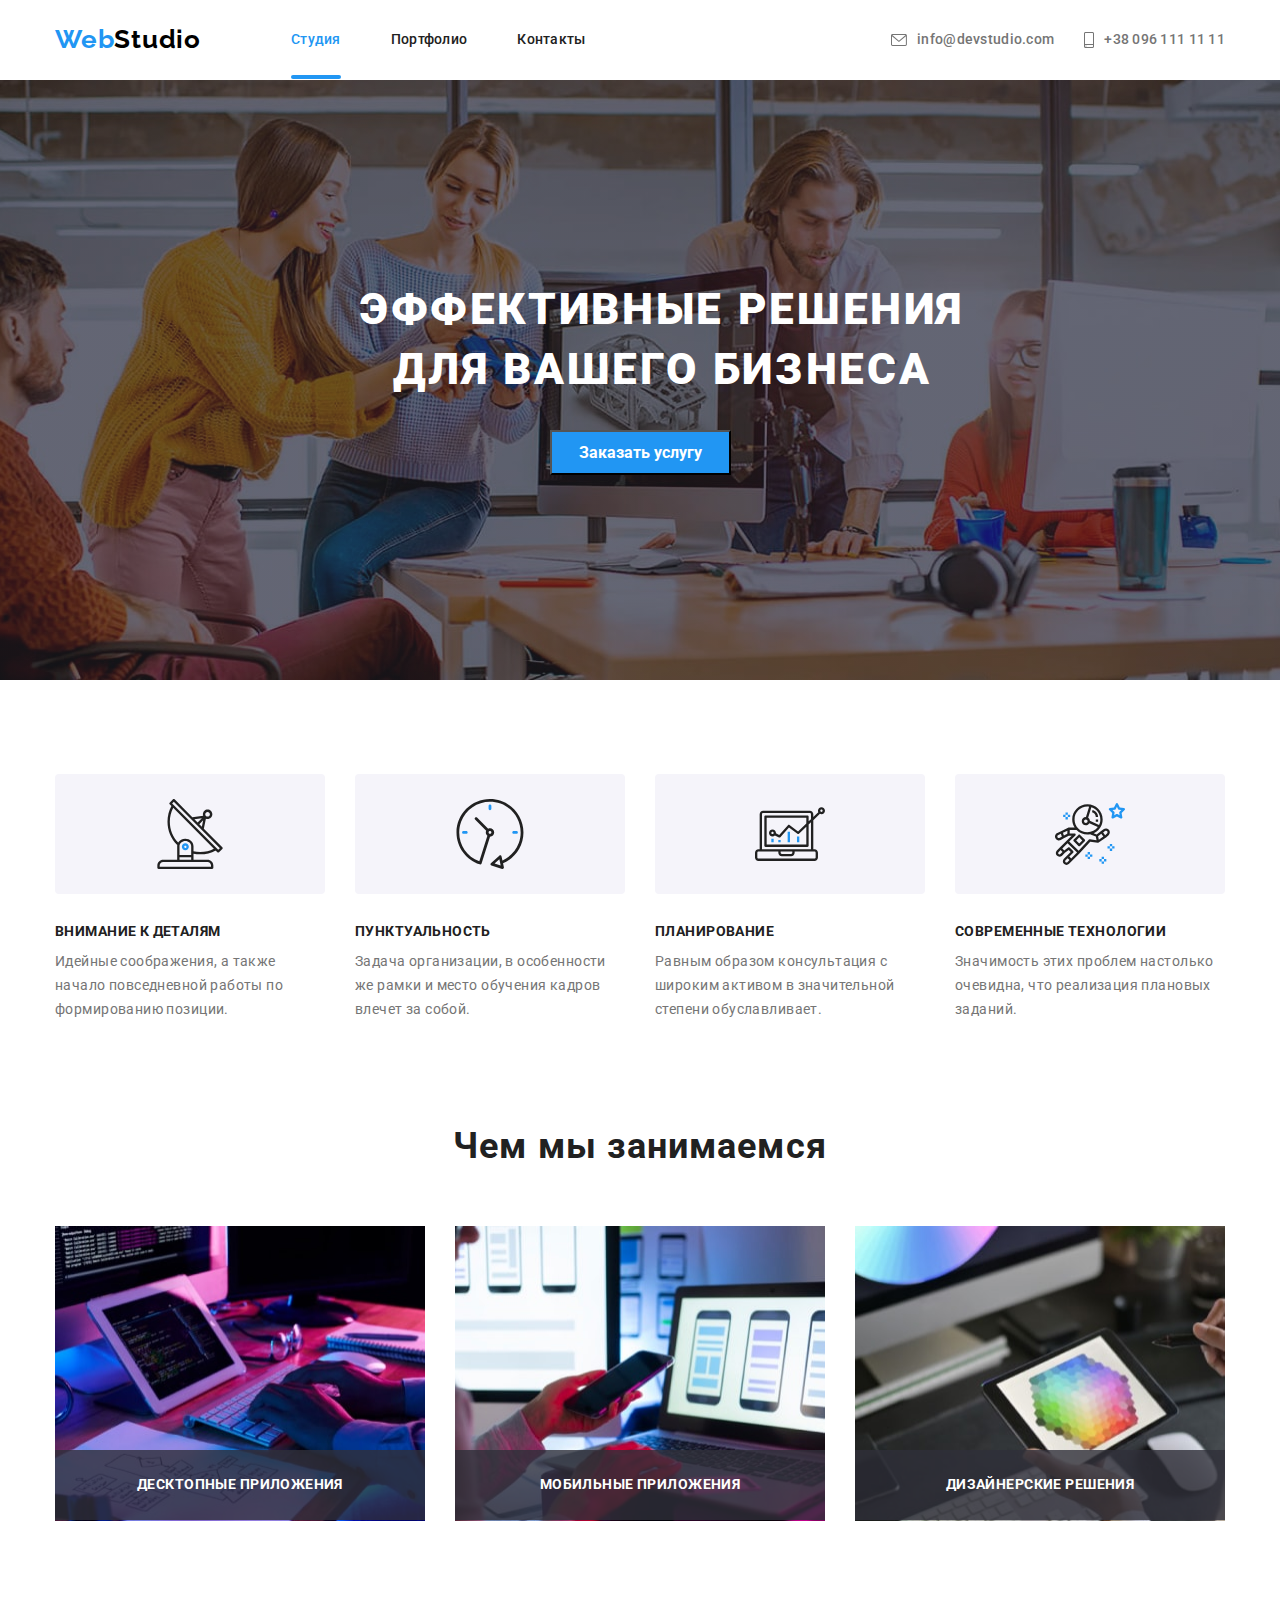
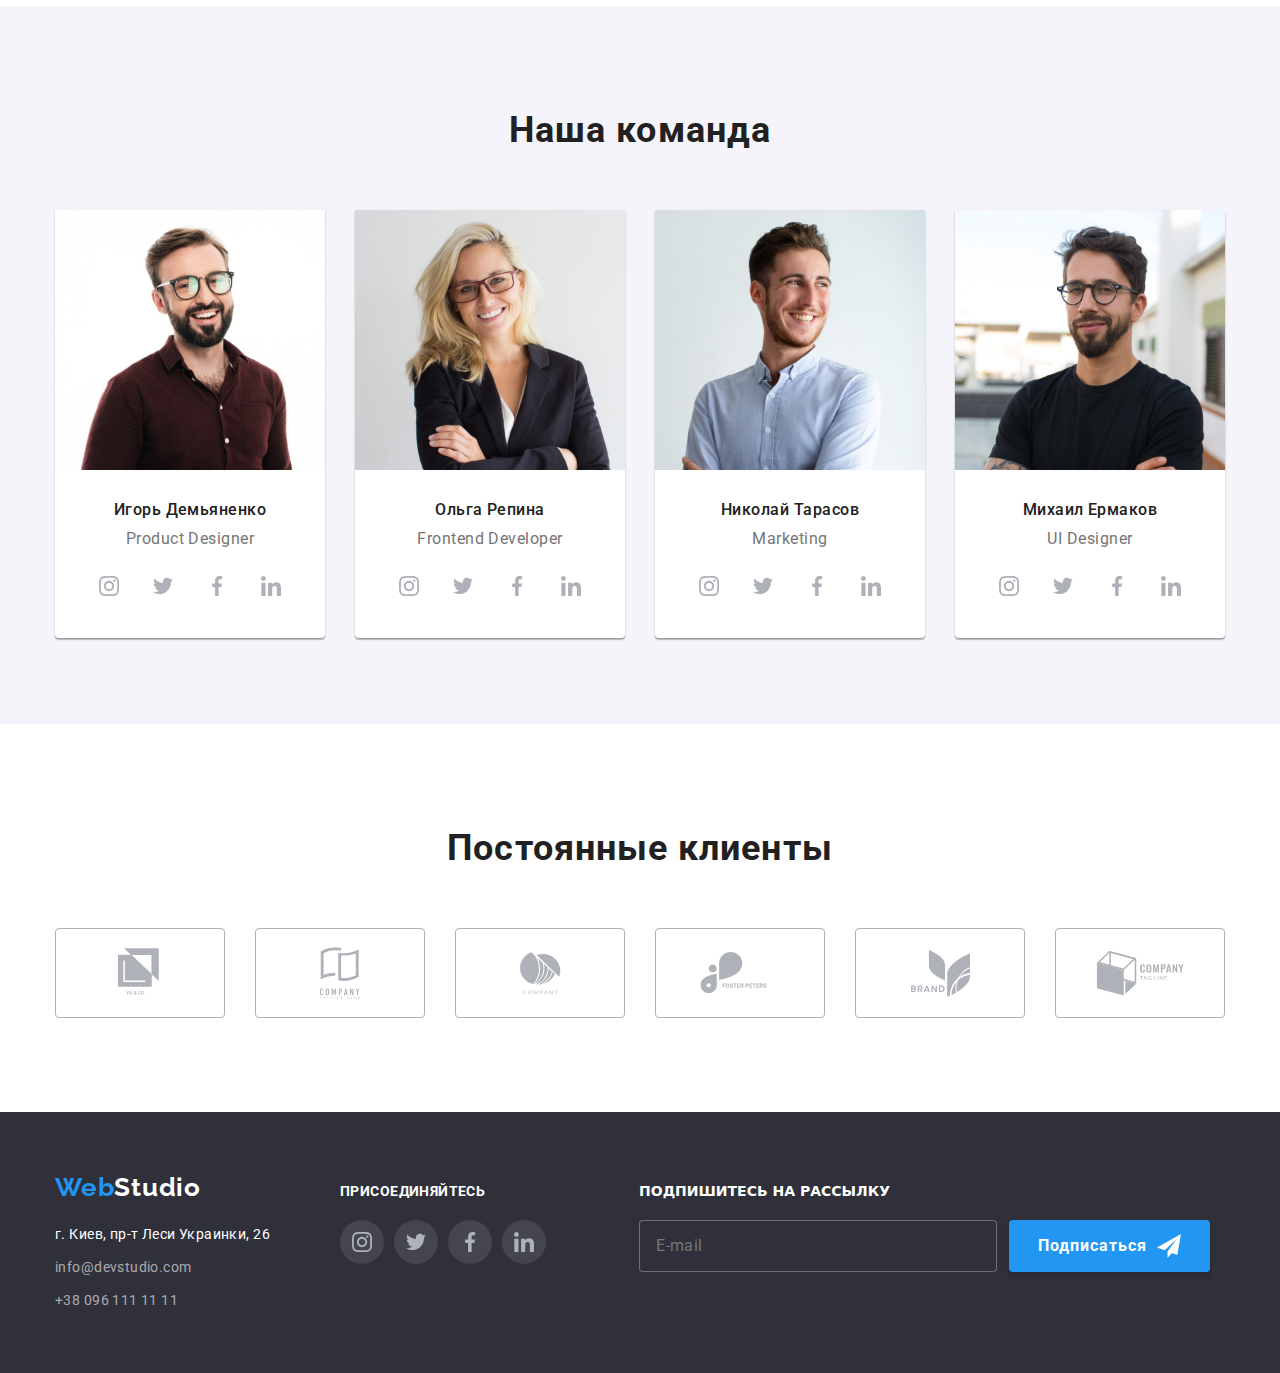
<file: index.html>
<!DOCTYPE html>
<html lang="ru">

<head>
    <meta charset="UTF-8">
    <meta name="viewport" content="width=device-width, initial-scale=1.0">
    <title>WebStudio</title>
    <link rel="preconnect" href="https://fonts.gstatic.com">
    <link href="https://fonts.googleapis.com/css2?family=Raleway:wght@700&family=Roboto:wght@400;500;700;900&display=swap"
        rel="stylesheet">
    <link rel="stylesheet" href="https://cdnjs.cloudflare.com/ajax/libs/modern-normalize/1.0.0/modern-normalize.min.css">
    <link rel="stylesheet" href="css/style.css">
</head>

<body>
    <header class="header">
        <div class="container">
            <div class="header-flex">
                <nav class="site-nav">
                    <a class="logo list" lang="en" href="./index.html"> <span class="accent">Web</span>Studio</a>
                    <ul class="site-nav list">
                        <li class="item"><a class="nav-link current list" href="">Студия</a></li>
                        <li class="item"><a class="nav-link list" href="./portfolio.html">Портфолио</a></li>
                        <li class="item"><a class="nav-link list" href="">Контакты</a></li>
                    </ul>
                </nav>
                <address class="adress">
                    <ul class="adress-header list">
                        <li class="item-icon">
                            <a class="adress-mail list" href="mailto:info@devstudio.com">
                                <svg class="icon-envelope">
                                    <use href="./image/sprite.svg#envelope"></use>
                                </svg>
                                info@devstudio.com
                            </a>
                        </li>
                        <li class="item-icon">
                            <a class="adress-tel list" href="tel:+380961111111">
                                <svg class="icon-smartphone">
                                    <use href="./image/sprite.svg#smartphone"></use>
                                </svg>
                                +38 096 111 11 11
                            </a>
                        </li>
                    </ul>
                </address>
            </div>
        </div>
    </header>
    <main>
        <!--Hero-->
        <section class="hero-section">
            <div class="hero-canvas">
                <div class="container">
                    <h1 class="hero-title">Эффективные решения для вашего бизнеса</h1>
                    <button type="button" class="hero-button" data-modal-open>Заказать услугу</button>
                </div>
            </div>
            </section>
                <!--Advantages-->
        <section class="advantages-section">
            <div class="container">
                <h2 class="visually-hidden">Advantages</h2>
                <ul class="advantages list">
                    <li class="item">
                        <div class="frame-icon">
                            <svg class="advantages-icon">
                                <use href="./image/sprite.svg#antenna"></use>
                            </svg>
                        </div>
                        <h3 class="advantages-title">Внимание к деталям</h3>
                        <p class="advantages-description">Идейные соображения, а также начало повседневной работы по
                            формированию позиции.</p>
                    </li>
                    <li class="item">
                        <div class="frame-icon">
                            <svg class="advantages-icon">
                                <use href="./image/sprite.svg#clock"></use>
                            </svg>
                        </div>
                        <h3 class="advantages-title">Пунктуальность</h3>
                        <p class="advantages-description">Задача организации, в особенности же рамки и место обучения кадров
                            влечет за собой.</p>
                    </li>
                    <li class="item">
                        <div class="frame-icon">
                        <svg class="advantages-icon">
                            <use href="./image/sprite.svg#diagram"></use>
                        </svg>
                        </div>
                        <h3 class="advantages-title">Планирование</h3>
                        <p class="advantages-description">Равным образом консультация с широким активом в значительной степени
                            обуславливает.</p>
                    </li>
                    <li class="item">
                        <div class="frame-icon">
                        <svg class="advantages-icon">
                            <use href="./image/sprite.svg#astronaut"></use>
                        </svg>
                        </div>
                        <h3 class="advantages-title">Современные технологии</h3>
                        <p class="advantages-description">Значимость этих проблем настолько очевидна, что реализация плановых
                            заданий.</p>
                    </li>
                </ul>
            </div>
        </section>
        <!--Examples-->
        <section class="examples-section">
            <div class="container">
                <h2 class="examples-title">Чем мы занимаемся</h2>
                <ul class="examples list">
                    <li class="item">
                        <img class="examples-foto" src="./image/studia/img-1.jpg" alt="человек набирает разметку сайта"
                            width="370" height="295">
                        <p class="exemples-discription">Десктопные приложения</p>
                    </li>
                    <li class="item">
                        <img class="examples-foto" src="./image/studia/img-2.jpg"
                            alt="человек делает синхронизацию телефона с компьютером" width="370" height="295">
                        <p class="exemples-discription">Мобильные приложения</p>
                    </li>
                    <li class="item">
                        <img class="examples-foto" src="./image/studia/img-3.jpg" alt="человек смотрит на цветовую палитру"
                            width="370" height="295">
                        <p class="exemples-discription">Дизайнерские решения</p>
                    </li>
                </ul>
        </section>
        <!--Team-->
        <section class="team-section">
            <div class="container">
                <h2 class="team-title">Наша команда</h2>
                <ul class="team list">
                    <li class="item-card">
                        <img class="team-foto" src="./image/studia/igor.jpg" alt="Игорь Демьяненко" width="270" height="260">
                        <h3 class="team-name">Игорь Демьяненко</h3>
                        <p class="team-position" lang="en">Product Designer</p>
                        <ul class="social-list list">
                            <li class="social-list-item">
                                <a class="social-list-link" href="">
                                    <svg class="social-list-icon">
                                        <use href="./image/sprite.svg#instagram"></use>
                                    </svg>
                                </a>
                            </li>
                            <li class="social-list-item">
                                <a class="social-list-link" href="">
                                    <svg class="social-list-icon">
                                        <use href="./image/sprite.svg#twitter"></use>
                                    </svg>
                                </a>
                            </li>
                            <li class="social-list-item">
                                <a class="social-list-link" href="">
                                    <svg class="social-list-icon">
                                        <use href="./image/sprite.svg#facebook"></use>
                                    </svg>
                                </a>
                            </li>
                            <li class="social-list-item">
                                <a class="social-list-link" href="">
                                    <svg class="social-list-icon">
                                        <use href="./image/sprite.svg#linkedin"></use>
                                    </svg>
                                </a>
                            </li>
                        </ul>
                    </li>
                    <li class="item-card">
                        <img class="team-foto" src="./image/studia/olga.jpg" alt="Ольга Репина" width="270" height="260">
                        <h3 class="team-name">Ольга Репина</h3>
                        <p class="team-position" lang="en">Frontend Developer</p>
                        <ul class="social-list list">
                            <li class="social-list-item">
                                <a class="social-list-link" href="">
                                    <svg class="social-list-icon">
                                        <use href="./image/sprite.svg#instagram"></use>
                                    </svg>
                                </a>
                            </li>
                            <li class="social-list-item">
                                <a class="social-list-link" href="">
                                    <svg class="social-list-icon">
                                        <use href="./image/sprite.svg#twitter"></use>
                                    </svg>
                                </a>
                            </li>
                            <li class="social-list-item">
                                <a class="social-list-link" href="">
                                    <svg class="social-list-icon">
                                        <use href="./image/sprite.svg#facebook"></use>
                                    </svg>
                                </a>
                            </li>
                            <li class="social-list-item">
                                <a class="social-list-link" href="">
                                    <svg class="social-list-icon">
                                        <use href="./image/sprite.svg#linkedin"></use>
                                    </svg>
                                </a>
                            </li>
                        </ul>
                    </li>
                    <li class="item-card">
                        <img class="team-foto" src="./image/studia/nicolay.jpg" alt="Николай Тарасов" width="270" height="260">
                        <h3 class="team-name">Николай Тарасов</h3>
                        <p class="team-position" lang="en">Marketing</p>
                        <ul class="social-list list">
                            <li class="social-list-item">
                                <a class="social-list-link" href="">
                                    <svg class="social-list-icon">
                                        <use href="./image/sprite.svg#instagram"></use>
                                    </svg>
                                </a>
                            </li>
                            <li class="social-list-item">
                                <a class="social-list-link" href="">
                                    <svg class="social-list-icon">
                                        <use href="./image/sprite.svg#twitter"></use>
                                    </svg>
                                </a>
                            </li>
                            <li class="social-list-item">
                                <a class="social-list-link" href="">
                                    <svg class="social-list-icon">
                                        <use href="./image/sprite.svg#facebook"></use>
                                    </svg>
                                </a>
                            </li>
                            <li class="social-list-item">
                                <a class="social-list-link" href="">
                                    <svg class="social-list-icon">
                                        <use href="./image/sprite.svg#linkedin"></use>
                                    </svg>
                                </a>
                            </li>
                        </ul>
                    </li>
                    <li class="item-card">
                        <img class="team-foto" src="./image/studia/mihail.jpg" alt="Михаил Ермаков" width="270" height="260">
                        <h3 class="team-name">Михаил Ермаков</h3>
                        <p class="team-position" lang="en">UI Designer</p>
                        <ul class="social-list list">
                            <li class="social-list-item">
                                <a class="social-list-link" href="">
                                    <svg class="social-list-icon">
                                        <use href="./image/sprite.svg#instagram"></use>
                                    </svg>
                                </a>
                            </li>
                            <li class="social-list-item">
                                <a class="social-list-link" href="">
                                    <svg class="social-list-icon">
                                        <use href="./image/sprite.svg#twitter"></use>
                                    </svg>
                                </a>
                            </li>
                            <li class="social-list-item">
                                <a class="social-list-link" href="">
                                    <svg class="social-list-icon">
                                        <use href="./image/sprite.svg#facebook"></use>
                                    </svg>
                                </a>
                            </li>
                            <li class="social-list-item">
                                <a class="social-list-link" href="">
                                    <svg class="social-list-icon">
                                        <use href="./image/sprite.svg#linkedin"></use>
                                    </svg>
                                </a>
                            </li>
                        </ul>
                    </li>
                </ul>
            </div>
        </section>
        <!--Clients-->
        <section class="clients">
            <div class="container">
                <h2 class="clients-title">Постоянные клиенты</h2>
                <ul class="clients-list list">
                    <li class="clients-item">
                        <a class="clients-link" href="">
                            <svg class="clients-icon" width="45" height="50">
                                <use href="./image/sprite.svg#logo-1"></use>
                            </svg>
                        </a>
                    </li>
                    <li class="clients-item">
                        <a class="clients-link" href="">
                            <svg class="clients-icon" width="40" height="52">
                                <use href="./image/sprite.svg#logo-2"></use>
                            </svg>
                        </a>
                    </li>
                    <li class="clients-item">
                        <a class="clients-link" href="">
                            <svg class="clients-icon" width="41" height="43">
                                <use href="./image/sprite.svg#logo-3"></use>
                            </svg>
                        </a>
                    </li>
                    <li class="clients-item">
                        <a class="clients-link" href="">
                            <svg class="clients-icon" width="80" height="42">
                                <use href="./image/sprite.svg#logo-4"></use>
                            </svg>
                        </a>
                    </li>
                    <li class="clients-item">
                        <a class="clients-link" href="">
                            <svg class="clients-icon" width="59" height="47">
                                <use href="./image/sprite.svg#logo-5"></use>
                            </svg>
                        </a>
                    </li>
                    <li class="clients-item">
                        <a class="clients-link" href="">
                            <svg class="clients-icon" width="89" height="45">
                                <use href="./image/sprite.svg#logo-6"></use>
                            </svg>
                        </a>
                    </li>
                </ul>
            </div>
        </section>
    </main>
    <footer>
        <div class="container">
            <div class="footer-section">
            <div class="footer-adress">
            <a class="logo-footer list" lang="en" href="./index.html"> <span class="accent">Web</span>Studio</a>
            <address class="contact-info">
                <ul class="adress list">
                    <li><a class="adress-location list" href="https://goo.gl/maps/1eTqHgAGGHHQ9JF59">г. Киев, пр-т Леси
                            Украинки, 26</a></li>
                    <li><a class="adress-mail-footer list" href="mailto:info@devstudio.com">info@devstudio.com</a></li>
                    <li><a class="adress-tel-footer list" href="tel:+380961111111">+38 096 111 11 11</a></li>
                </ul>
            </address>
            </div>
            <div class="footer-social-link">
                <p class="social-call">присоединяйтесь</p>
                <ul class="footer-social-list list">
                    <li class="footer-social-list-item">
                        <a class="footer-social-list-link" href="">
                            <svg class="social-list-icon">
                                <use href="./image/sprite.svg#instagram"></use>
                            </svg>
                        </a>
                    </li>
                    <li class="footer-social-list-item">
                        <a class="footer-social-list-link" href="">
                            <svg class="social-list-icon">
                                <use href="./image/sprite.svg#twitter"></use>
                            </svg>
                        </a>
                    </li>
                    <li class="footer-social-list-item">
                        <a class="footer-social-list-link" href="">
                            <svg class="social-list-icon">
                                <use href="./image/sprite.svg#facebook"></use>
                            </svg>
                        </a>
                    </li>
                    <li class="footer-social-list-item">
                        <a class="footer-social-list-link" href="">
                            <svg class="social-list-icon">
                                <use href="./image/sprite.svg#linkedin"></use>
                            </svg>
                        </a>
                    </li>
                </ul>

            </div>
            <div class="footer-form">
                <p class="footer-form-title">Подпишитесь на рассылку</p>
                <form class="form-footer-subscribe">
                    <input type="email" name="email" id="subscription-email" class="e-mail" placeholder="E-mail" autocomplete="off">
                    <button type="submit" class="footer-form-button">Подписаться
                        <svg class="footer-form-icon" width="24px" height="24px">
                  <use href="./image/sprite.svg#send"></use>
                </svg>
                    </button>
                </form>
            </div>
        
        
        </div>
    </footer>
    <div class="backdrop is-hidden" data-modal>
        <div class="modal">
            <form class="modal-form">
                <p class="modal-title">Оставьте свои данные, мы вам перезвоним</p>

                <lable class="form-field">Имя
                    <span class="modal-input-wrapper">
                        <input type="text" class="modal-field-input" name="name">
                        <svg class="modal-input-icon" width="18" height="18">
                            <use href="./image/sprite.svg#person-form"></use>
                        </svg>
                    </span>
                </lable>
                    
                <lable class="form-field">Телефон
                    <span class="modal-input-wrapper">
                        <input type="tel" class="modal-field-input" name="tel">
                        <svg class="modal-input-icon" width="18" height="18">
                            <use href="./image/sprite.svg#phone-form"></use>
                        </svg>
                    </span>
                </lable>

                <lable class="form-field">Почта
                    <span class="modal-input-wrapper">
                        <input type="mail" class="modal-field-input" name="mail">
                        <svg class="modal-input-icon" width="18" height="18">
                            <use href="./image/sprite.svg#email-form"></use>
                        </svg>
                    </span>
                </lable>

                <label class="form-field comment">Комментарий
                    <textarea class="modal-field-comment" name="comment" placeholder="Введите текст"></textarea>
                </label>

                <input id="user-policy" type="checkbox" value="accept-policy" name="policy" class="policy-field visually-hidden">
                <label for="user-policy" class="policy-text">Соглашаюсь с рассылкой и принимаю&nbsp;<a class="policy-link" href="">Условия
                            договора</a>
                    </label>
                
                <button class="form-button" type="submit">Отправить</button>
            </form>
            <button tupe="button" class="close-button" data-modal-close>
                <svg class="icon-close">
                    <use href="./image/sprite.svg#close"></use>
                </svg>
            </button>

        </div>
    </div>
    <script src="./js/modal.js"></script>
  
</body>

</html>
</file>
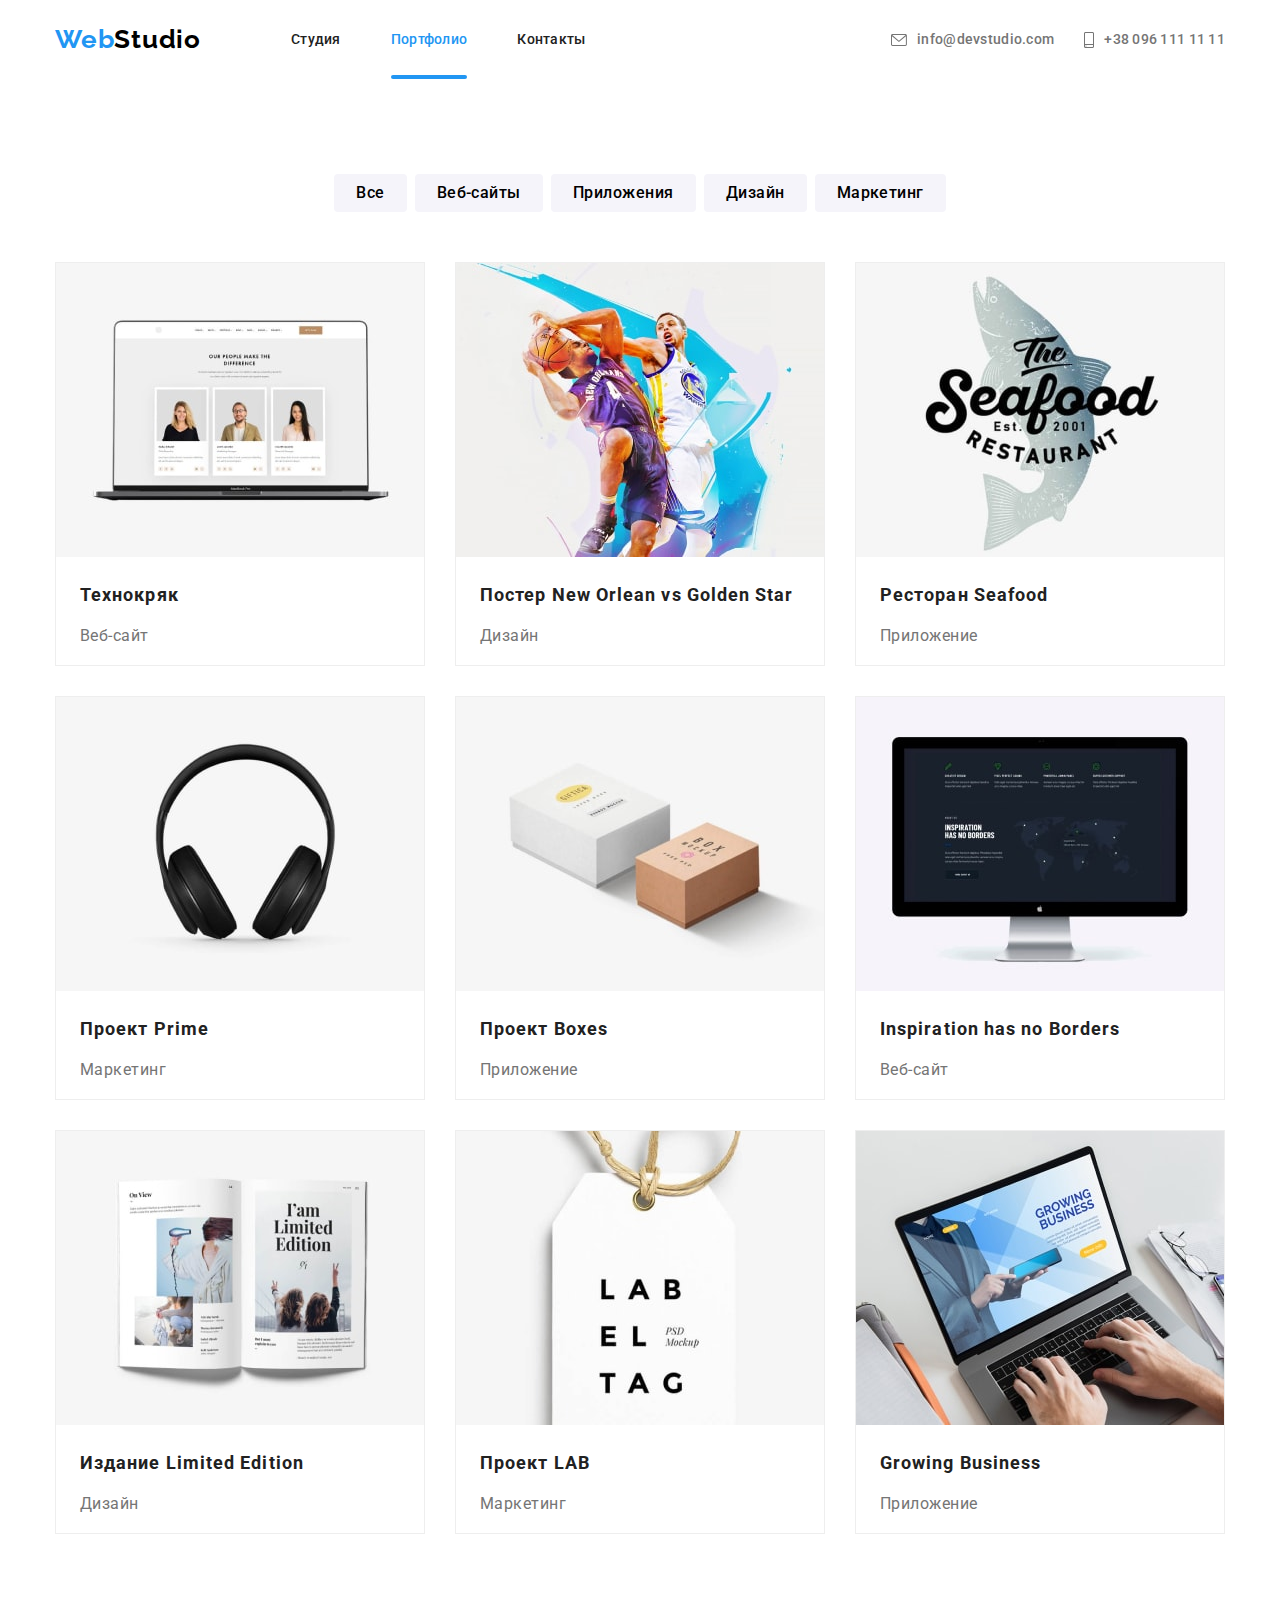
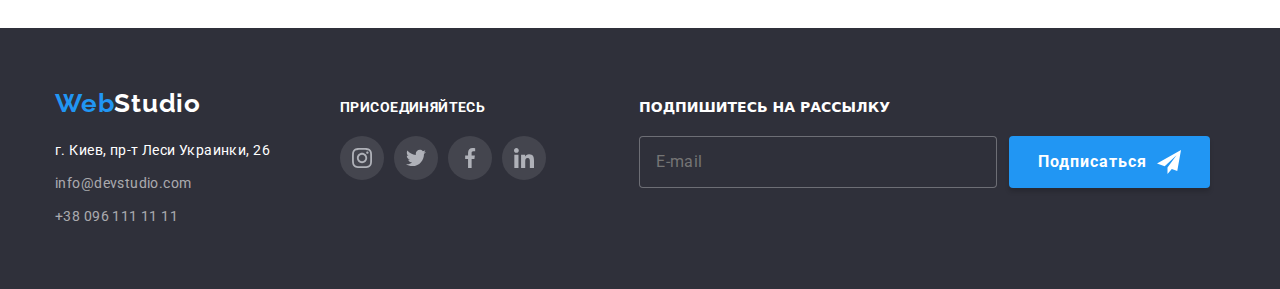
<file: portfolio.html>
<!DOCTYPE html>
<html lang="en">
<head>
    <meta charset="UTF-8">
    <meta name="viewport" content="width=device-width, initial-scale=1.0">
    <title>Portfolio</title>
    <link rel="preconnect" href="https://fonts.gstatic.com">
    <link href="https://fonts.googleapis.com/css2?family=Raleway:wght@700&family=Roboto:wght@400;500;700;900&display=swap"
        rel="stylesheet">
    <link rel="stylesheet" href="https://cdnjs.cloudflare.com/ajax/libs/modern-normalize/1.0.0/modern-normalize.min.css">
    <link rel="stylesheet" href="css/style.css">
</head>
<body>
    <header class="header">
        <div class="container">
            <div class="header-flex">
                <nav class="site-nav">
                    <a class="logo list" lang="en" href="./index.html"> <span class="accent">Web</span>Studio</a>
                    <ul class="site-nav list">
                        <li class="item"><a class="nav-link  list" href="./index.html">Студия</a></li>
                        <li class="item"><a class="nav-link current list" href="">Портфолио</a></li>
                        <li class="item"><a class="nav-link list" href="">Контакты</a></li>
                    </ul>
                </nav>
                <address class="adress">
                    <ul class="adress-header list">
                        <li class="item-icon">
                            <a class="adress-mail list" href="mailto:info@devstudio.com">
                                <svg class="icon-envelope">
                                    <use href="./image/sprite.svg#envelope"></use>
                                </svg>
                                info@devstudio.com
                            </a>
                        </li>
                        <li class="item-icon">
                            <a class="adress-tel list" href="tel:+380961111111">
                                <svg class="icon-smartphone">
                                    <use href="./image/sprite.svg#smartphone"></use>
                                </svg>
                                +38 096 111 11 11
                            </a>
                        </li>
                    </ul>
                </address>
            </div>
        </div>
    </header>
    <main>
        <section class="portfolio-section">
            <div class="container">
                <h1></h1>
                <ul class="button list">
                    <li class="item"><button class="portfolio" type="button">Все</button></li>
                    <li class="item"><button class="portfolio" type="button">Веб-сайты</button></li>
                    <li class="item"><button class="portfolio" type="button">Приложения</button></li>
                    <li class="item"><button class="portfolio" type="button">Дизайн</button></li>
                    <li class="item"><button class="portfolio" type="button">Маркетинг</button></li>
                </ul>
                <ul class="work list">
                    <li class="work-item">
                        <a class="card list" href="">
                            <div class="thumb-overley">
                                <img class="work-foto" src="./image/portfolio/img-1.jpg" alt="карточки с фото людей на мониторе"
                                    width="370" height="295">
                                <p class="overley">Технокряк это современная площадка распространения коронавируса. Компании используют
                                    эту платформу для цифрового
                                    шпионажа и атак на защищённые сервера конкурентов.</p>
                            </div>
                            <h2 class="work-title">Технокряк</h2>
                            <p class="work-project">Веб-сайт</p>
                        </a>
                    </li>
                    <li class="work-item">
                        <a class="card list" href="">
                            <div class="thumb-overley">
                                <img class="work-foto" src="./image/portfolio/img-2.jpg" alt="парни играют в баскетбол" width="370" height="295">
                                <p class="overley">Технокряк это современная площадка распространения коронавируса. Компании используют эту
                                    платформу для цифрового
                                    шпионажа и атак на защищённые сервера конкурентов.</p>
                            </div>

                            <h2 class="work-title">Постер New Orlean vs Golden Star</h2>
                            <p class="work-project">Дизайн</p>
                        </a>
                    </li>
                    <li class="work-item">
                        <a class="card list" href="">
                            <div class="thumb-overley">
                                <img class="work-foto" src="./image/portfolio/img-3.jpg" alt="название ресторана на фоне рыбы" width="370" height="295">
                                <p class="overley">Технокряк это современная площадка распространения коронавируса. Компании используют эту
                                    платформу для цифрового
                                    шпионажа и атак на защищённые сервера конкурентов.</p>
                            </div>

                            <h2 class="work-title">Ресторан Seafood</h2>
                            <p class="work-project">Приложение</p>
                        </a>
                    </li>
                    <li class="work-item">
                        <a class="card list" href="">
                            <div class="thumb-overley">
                                <img class="work-foto" src="./image/portfolio/img-4.jpg" alt="наушники" width="370" height="295">
                                <p class="overley">Технокряк это современная площадка распространения коронавируса. Компании используют эту
                                    платформу для цифрового
                                    шпионажа и атак на защищённые сервера конкурентов.</p>
                            </div>

                            <h2 class="work-title">Проект Prime</h2>
                            <p class="work-project">Маркетинг</p>
                        </a>
                    </li>
                    <li class="work-item">
                        <a class="card list" href="">
                            <div class="thumb-overley">
                                <img class="work-foto" src="./image/portfolio/img-5.jpg" alt="две коробки" width="370" height="295">
                                <p class="overley">Технокряк это современная площадка распространения коронавируса. Компании используют эту
                                    платформу для цифрового
                                    шпионажа и атак на защищённые сервера конкурентов.</p>
                            </div>

                            <h2 class="work-title">Проект Boxes</h2>
                            <p class="work-project">Приложение</p>
                        </a>
                    </li>
                    <li class="work-item">
                        <a class="card list" href="">
                            <div class="thumb-overley">
                                <img class="work-foto" src="./image/portfolio/img-6.jpg" alt="монитор десктопа" width="370" height="295">
                                <p class="overley">Технокряк это современная площадка распространения коронавируса. Компании используют эту
                                    платформу для цифрового
                                    шпионажа и атак на защищённые сервера конкурентов.</p>
                            </div>

                            <h2 class="work-title">Inspiration has no Borders</h2>
                            <p class="work-project">Веб-сайт</p>
                        </a>
                    </li>
                    <li class="work-item">
                        <a class="card list" href="">
                            <div class="thumb-overley">
                                <img class="work-foto" src="./image/portfolio/img-7.jpg" alt="открытый глянцевый журнал" width="370" height="295">
                                <p class="overley">Технокряк это современная площадка распространения коронавируса. Компании используют эту
                                    платформу для цифрового
                                    шпионажа и атак на защищённые сервера конкурентов.</p>
                            </div>

                            <h2 class="work-title">Издание Limited Edition</h2>
                            <p class="work-project">Дизайн</p>
                        </a>
                    </li>
                    <li class="work-item">
                        <a class="card list" href="">
                            <div class="thumb-overley">
                                <img class="work-foto" src="./image/portfolio/img-8.jpg" alt="ценник" width="370" height="295">
                                <p class="overley">Технокряк это современная площадка распространения коронавируса. Компании используют эту
                                    платформу для цифрового
                                    шпионажа и атак на защищённые сервера конкурентов.</p>
                            </div>

                            <h2 class="work-title">Проект LAB</h2>
                            <p class="work-project">Маркетинг</p>
                        </a>
                    </li>
                    <li class="work-item">
                        <a class="card list" href="">
                            <div class="thumb-overley">
                                <img class="work-foto" src="./image/portfolio/img-9.jpg" alt="человек работает за ноутбуком" width="370" height="295">
                                <p class="overley">Технокряк это современная площадка распространения коронавируса. Компании используют эту
                                    платформу для цифрового
                                    шпионажа и атак на защищённые сервера конкурентов.</p>
                            </div>

                            <h2 class="work-title">Growing Business</h2>
                            <p class="work-project">Приложение</p>
                        </a>
                    </li>
                </ul>
            </div>
        </section>
        </main>
        <footer>
            <div class="container">
                <div class="footer-section">
                    <div class="footer-adress">
                        <a class="logo-footer list" lang="en" href="./index.html"> <span class="accent">Web</span>Studio</a>
                        <address class="contact-info">
                            <ul class="adress list">
                                <li><a class="adress-location list" href="https://goo.gl/maps/1eTqHgAGGHHQ9JF59">г. Киев, пр-т
                                        Леси
                                        Украинки, 26</a></li>
                                <li><a class="adress-mail-footer list" href="mailto:info@devstudio.com">info@devstudio.com</a>
                                </li>
                                <li><a class="adress-tel-footer list" href="tel:+380961111111">+38 096 111 11 11</a></li>
                            </ul>
                        </address>
                    </div>
                    <div class="footer-social-link">
                        <p class="social-call">присоединяйтесь</p>
                        <ul class="footer-social-list list">
                            <li class="footer-social-list-item">
                                <a class="footer-social-list-link" href="">
                                    <svg class="social-list-icon">
                                        <use href="./image/sprite.svg#instagram"></use>
                                    </svg>
                                </a>
                            </li>
                            <li class="footer-social-list-item">
                                <a class="footer-social-list-link" href="">
                                    <svg class="social-list-icon">
                                        <use href="./image/sprite.svg#twitter"></use>
                                    </svg>
                                </a>
                            </li>
                            <li class="footer-social-list-item">
                                <a class="footer-social-list-link" href="">
                                    <svg class="social-list-icon">
                                        <use href="./image/sprite.svg#facebook"></use>
                                    </svg>
                                </a>
                            </li>
                            <li class="footer-social-list-item">
                                <a class="footer-social-list-link" href="">
                                    <svg class="social-list-icon">
                                        <use href="./image/sprite.svg#linkedin"></use>
                                    </svg>
                                </a>
                            </li>
                        </ul>
        
                    </div>
                    <div class="footer-form">
                        <p class="footer-form-title">Подпишитесь на рассылку</p>
                        <form class="form-footer-subscribe">
                            <input type="email" name="email" id="subscription-email" class="e-mail" placeholder="E-mail" autocomplete="off">
                            <button type="submit" class="footer-form-button">Подписаться
                                <svg class="footer-form-icon" width="24px" height="24px">
                                    <use href="./image/sprite.svg#send"></use>
                                </svg>
                            </button>
                        </form>
                    </div>
                        
        
        
                </div>
        </footer>
</body>
</html>
</file>
<file: css/style.css>
:root {
  --main-font: Roboto, sans-serif;
  --secondary-font: Raleway, sans-serif;
  --main-text-color: #757575;
  --secondary-text-color: #212121;
  --accent-text-color: #2196f3;
  --accent-background-color: #2196f3;
  --timing-function: cubic-bezier(0.4, 0, 0.2, 1);
}
.list {
  list-style: none;
  text-decoration: none;
}

html {
  box-sizing: border-box;
}

*,
*::before,
*::after {
  box-sizing: inherit;
}

h1,
h2,
h3,
h4,
h5,
h6 {
  margin: 0;
}

ul,
ol {
  margin: 0;
  padding: 0;
}

p {
  margin: 0;
}

img {
  display: block;
}
/*
body {
  background-color: #fff;
}*/

.container {
  width: 1200px;
  margin: 0 auto;
  padding: 0 15px;
}
/* ======== HEADER========*/
.site-nav {
  display: flex;
}
.adress-header {
  display: flex;
}
.adress {
  margin-left: auto;
}
.header-flex {
  display: flex;
  align-items: center;
}
.adress-header .item + .item {
  margin-left: 50px;
}
.site-nav .item {
  margin-right: 50px;
}
.site-nav .item:last-child {
  margin-right: 0;
}
.site-nav .nav-link {
  color: var(--secondary-text-color);
}
.site-nav .nav-link.current {
  color: var(--accent-text-color);
}
.current::after {
  content: "";
  position: absolute;
  display: block;
  top: 43px;
  width: 100%;
  height: 4px;
  background: #2196f3;
  border-radius: 2px;
}

.logo {
  display: block;
  margin-top: 24px;
  margin-bottom: 24px;
  margin-right: 90px;

  color: #000000;

  font-family: var(--secondary-font);
  font-weight: 700;
  font-size: 26px;
  line-height: 1.19;
  letter-spacing: 0.03em;
}
.accent {
  color: var(--accent-text-color);
}

.nav-link {
  position: relative;
  display: block;
  margin-top: 32px;
  margin-bottom: 32px;

  font-family: var(--main-font);
  font-weight: 500;
  font-size: 14px;
  line-height: 1.14;
  letter-spacing: 0.02em;

  transition: color 250ms var(--timing-function);
}

.nav-link:hover,
.nav-link:focus,
.adress-mail:hover,
.adress-mail:focus,
.adress-location:hover,
.adress-location:focus,
.adress-mail-footer:hover,
.adress-mail-footer:focus,
.adress-tel-footer:hover,
.adress-tel-footer:focus,
.adress-tel:hover,
.adress-tel:focus {
  color: var(--accent-text-color);
}
.adress-list,
.contact-info {
  color: var(--main-text-color);
  font-family: var(--main-font);
  font-weight: 500;
  font-size: 14x;
  line-height: 1.14;
  letter-spacing: 0.02em;

  transition: color 250ms var(--timing-function);
}
.item-icon {
  display: flex;
  justify-content: center;
  align-items: center;
  margin-left: 30px;
}
.adress-mail,
.adress-tel {
  display: flex;
  justify-content: center;
  align-items: center;
  padding-top: 21px;
  padding-bottom: 21px;
  margin-bottom: auto;
  color: #757575;
  font-style: normal;
  font-family: var(--main-font);
  font-weight: 500;
  font-size: 14px;
  line-height: 1.14;
  letter-spacing: 0.02em;
}
.icon-envelope {
  width: 16px;
  height: 12px;
  margin-right: 10px;
  fill: var(--main-text-color);
}
.adress-mail:hover .icon-envelope,
.adress-mail:focus .icon-envelope,
.adress-tel:hover .icon-smartphone,
.adress-tel:focus .icon-smartphone {
  fill: var(--accent-text-color);
}
.icon-smartphone {
  width: 10px;
  height: 16px;
  margin-right: 10px;
  fill: var(--main-text-color);
  transition: fill 250ms var(--timing-function);
}
/*
.adress-mail::before {
  display: inline-block;
  content: "";
  width: 16px;
  height: 12px;
  background-image: url("../image/studia/envelope.svg");
  margin-right: 10px;
  fill: currentColor;
}
.adress-tel::before {
  display: inline-block;
  content: "";
  width: 10px;
  height: 16px;
  margin-right: 10px;
  background-image: url("../image/studia/telephon.svg");
  fill: currentColor;
}
.adress-mail:hover::before .adress-tel:hover::before {
  fill: var(--accent-text-color);
} 
*/

/* ======== END HEADER========*/

/* ======= HERO =========*/

.visually-hidden {
  position: absolute;
  width: 1px;
  height: 1px;
  margin: -1px;
  border: 0;
  padding: 0;
  white-space: nowrap;
  clip-path: inset(100%);
  clip: rect(0 0 0 0);
  overflow: hidden;
}
.hero-section {
  text-align: center;
  color: #ffffff;
  font-family: var(--main-font);
}

.hero-canvas {
  max-width: 1600px;
  height: 600px;
  margin-left: auto;
  margin-right: auto;
  background-image: linear-gradient(
      to right,
      rgba(47, 48, 58, 0.4),
      rgba(47, 48, 58, 0.4)
    ),
    url("../image/studia/hero.jpg");
  background-size: cover;
  background-position: center;
  background-repeat: no-repeat;
}

.hero-title {
  margin-left: 280px;
  margin-right: 236px;
  padding-top: 200px;

  line-height: 1.36;
  letter-spacing: 0.06em;
  text-transform: uppercase;
  font-weight: 900;
  font-size: 44px;
}
.hero-button {
  min-width: 136px;
  padding: 10px 27px;
  margin-top: 30px;
  margin-bottom: 200px;

  color: #ffffff;
  font-weight: 700;
  font-size: 16px;
  line-height: 1.36;
  background-color: var(--accent-text-color);
}

/* ======= END HERO =========*/

/* ====== Advantages =======*/
.advantages-section {
  padding-top: 94px;
  padding-bottom: 94px;
}
.advantages {
  display: flex;
}
.advantages .item {
  margin-right: 30px;
}
.advantages .item:last-child {
  margin-right: 0;
}
.advantages-title {
  margin-bottom: 10px;

  color: var(--secondary-text-color);
  font-family: var(--main-font);
  font-weight: 700;
  font-size: 14px;
  line-height: 1.14;
  letter-spacing: 0.03em;
  text-transform: uppercase;
}

.advantages-description {
  color: var(--main-text-color);
  font-family: Roboto;
  font-weight: 400;
  font-size: 14px;
  line-height: 1.71;
  letter-spacing: 0.03em;
}
.frame-icon {
  display: flex;
  justify-content: center;
  align-items: center;
  width: 270px;
  height: 120px;
  background-color: #f5f4fa;
  border-radius: 4px;
  border: transparent;
  margin-bottom: 30px;
}
.advantages-icon {
  width: 70px;
  height: 70px;
}
/* ====== END Advantages =======*/

/* ======= Examples ========*/
.examples-section {
  padding-bottom: 86px;
}
.examples {
  display: flex;
}

.examples .item {
  position: relative;

  margin-right: 30px;
  width: 370px;
  height: 294px;
}
.examples .item:last-child {
  margin-right: 0;
}
.examples-title,
.team-title,
.clients-title {
  margin-bottom: 50px;
  color: var(--secondary-text-color);
  font-family: var(--main-font);
  font-weight: 700;
  font-size: 36px;
  line-height: 1.67;
  text-align: center;
  letter-spacing: 0.03em;
}
.exemples-discription {
  position: absolute;
  bottom: 0;

  padding-top: 27px;
  width: 370px;
  height: 70px;

  font-family: var(--main-font);
  font-weight: 700;
  font-size: 14px;
  line-height: 1.14;
  text-align: center;
  letter-spacing: 0.03em;
  text-transform: uppercase;
  color: #fff;
  background: rgba(47, 48, 58, 0.8);
}

/* ======= END Examples ========*/

/* ======== Team ========*/

.team {
  display: flex;
}
.team-section {
  padding-top: 94px;
  padding-bottom: 86px;
  background-color: #f5f4fa;
}
.item-card {
  width: 270px;
  height: 428px;
  background: #ffffff;
  box-shadow: 0px 1px 3px rgba(0, 0, 0, 0.12), 0px 1px 1px rgba(0, 0, 0, 0.14),
    0px 2px 1px rgba(0, 0, 0, 0.2);
  border-radius: 0px 0px 4px 4px;
  padding-bottom: 30px;
}
.team .item-card {
  margin-right: 30px;
}

.team .item-card:last-child {
  margin-right: 0;
}
.team-name {
  margin-top: 30px;
  margin-bottom: 10px;
  color: var(--secondary-text-color);
  font-family: var(--main-font);
  font-weight: 500;
  font-size: 16px;
  line-height: 1.19;
  text-align: center;
  letter-spacing: 0.03em;
}

.team-position {
  margin-bottom: 16px;
  color: var(--main-text-color);
  font-family: var(--main-font);
  font-weight: 400;
  font-size: 16px;
  line-height: 1.19;
  text-align: center;
  letter-spacing: 0.03em;
}

.social-list-link {
  display: flex;
  justify-content: center;
  align-items: center;

  width: 44px;
  height: 44px;
  border-radius: 50%;
  background-color: #fff;

  transition: background-color 250ms var(--timing-function);
}
.social-list-link:hover,
.social-list-link:focus {
  background-color: var(--accent-background-color);
}
.social-list-link:hover .social-list-icon,
.social-list-link:focus .social-list-icon {
  fill: #fff;
}
.social-list {
  display: flex;
  justify-content: space-between;
  align-items: center;
  margin-right: 32px;
  margin-left: 32px;
}
.social-list-icon {
  width: 20px;
  height: 20px;
  fill: #afb1b8;

  transition: fill 250ms var(--timing-function);
}

/* ======== END Team ========*/

/* ========= Clients ======*/
.clients {
  padding-top: 94px;
  padding-bottom: 94px;
}
.clients-list {
  display: flex;
  justify-content: center;
  margin-bottom: 0;
}
.clients-item {
  margin-right: 30px;
  margin-bottom: 0;
}
.clients-item:last-child {
  margin-right: 0;
}
.clients-link {
  display: flex;
  justify-content: center;
  align-items: center;
  width: 170px;
  height: 90px;
  border: 1px solid #afb1b8;
  box-sizing: border-box;
  border-radius: 4px;

  transition: border 250ms var(--timing-function);
}
.clients-link:hover,
.clients-link:focus {
  border: 1px solid var(--accent-text-color);
}

.clients-link:hover .clients-icon,
.clients-link:focus .clients-icon {
  fill: var(--accent-text-color);
}
.clients-icon {
  fill: #afb1b8;

  transition: fill 250ms var(--timing-function);
}
/* ========= End Clients ===== */
/* ======== Footer ========*/

footer {
  display: flex;
  background-color: #2f303a;
  padding-bottom: 60px;
}

.logo-footer {
  display: block;
  margin-top: 60px;
  margin-bottom: 20px;

  color: #ffffff;
  font-family: var(--secondary-font);
  font-weight: 700;
  font-size: 26px;
  line-height: 1.19;
  letter-spacing: 0.03em;
}

.adress-location {
  display: block;
  font-family: var(--main-font);
  font-style: normal;
  font-weight: 400;
  font-size: 14px;
  line-height: 1.71;
  letter-spacing: 0.03em;
  color: #ffffff;

  transition: color 250ms var(--timing-function);
}

.adress-mail-footer,
.adress-tel-footer {
  display: block;
  margin-top: 9px;
  color: rgba(255, 255, 255, 0.6);
  font-style: normal;
  font-family: var(--main-font);
  font-weight: 400;
  font-size: 14px;
  line-height: 1.71;
  letter-spacing: 0.03em;

  transition: color 250ms var(--timing-function);
}
.social-call {
  margin-bottom: 20px;
  font-family: var(--main-font);
  font-style: normal;
  font-weight: 700;
  font-size: 14px;
  line-height: 1.14;
  letter-spacing: 0.03em;
  text-transform: uppercase;
  color: #ffffff;
}
.footer-social-list-item {
  margin-right: 10px;
}
.footer-social-list-item:last-child {
  margin-right: 0;
}
.footer-social-list-link {
  display: flex;
  justify-content: center;
  align-items: center;
  width: 44px;
  height: 44px;
  border-radius: 50%;
  background-color: rgba(255, 255, 255, 0.1);

  transition: background-color 250ms var(--timing-function);
}

.footer-social-list-link:hover,
.footer-social-list-link:focus {
  background-color: var(--accent-background-color);
}
.footer-social-list-link:hover .social-list-icon,
.footer-social-list-link:focus .social-list-icon {
  fill: #fff;
}
.footer-section {
  display: flex;
  align-items: baseline;
}
.footer-social-link {
  display: block;
  margin-left: 70px;
}
.footer-social-list {
  display: flex;
  justify-content: space-between;
  align-items: center;
}
.footer-form {
  margin-left: 93px;
}
.form-footer-subscribe {
  display: flex;
}
.footer-form-title {
  font-weight: 700;
  font-size: 14px;
  line-height: 1.14;
  text-transform: uppercase;
  color: #fff;
  margin-bottom: 20px;
}
.e-mail {
  font-family: var(--main-font);
  font-weight: 400;
  line-height: 1.25;
  letter-spacing: 0.03em;
  width: 358px;
  padding-top: 15px;
  padding-bottom: 15px;
  padding-left: 16px;
  border: 1px solid rgba(255, 255, 255, 0.3);
  border-radius: 4px;
  background-color: #2f303a;
  margin-right: 12px;
  color: rgba(255, 255, 255, 0.6);
}

.footer-form-button {
  font-family: var(--main-font);
  font-weight: 700;
  display: inline-flex;
  align-items: center;
  font-size: 16px;
  line-height: 1.88;
  text-align: center;
  letter-spacing: 0.06em;
  color: #fff;
  background-color: var(--accent-background-color);
  box-shadow: 0px 4px 4px rgba(0, 0, 0, 0.15);
  border-radius: 4px;
  border: 1px solid transparent;
  padding: 10px 28px;
}
.footer-form-icon {
  fill: #fff;
  margin-left: 10px;
}
/* ======== END Footer ========*/

/* ========= Portfolio =======*/

.portfolio-section {
  padding-top: 94px;
  padding-bottom: 94px;
}

.button {
  display: flex;
  justify-content: center;
  box-shadow: none;
}

.button .portfolio:focus,
.button .portfolio:hover {
  background-color: var(--accent-text-color);
  color: #ffffff;

  box-shadow: 0px 3px 1px rgba(0, 0, 0, 0.1), 0px 1px 2px rgba(0, 0, 0, 0.08),
    0px 2px 2px rgba(0, 0, 0, 0.12);
}
.button .item {
  margin-right: 8px;
  height: 38px;
}
.button .item:last-child {
  margin-right: 0;
}
.button .portfolio {
  padding: 6px 22px;
  color: var(--secondary-font);
  background-color: #f5f4fa;
  border-radius: 4px;
  border: transparent;
  font-family: var(--main-font);
  font-weight: 500;
  font-size: 16px;
  line-height: 1.63;
  text-align: center;
  letter-spacing: 0.03em;

  transition: all 250ms var(--timing-function);
}
.work {
  display: flex;
  flex-wrap: wrap;
  margin-top: 50px;
}
.work .work-item {
  margin-right: 30px;
  margin-bottom: 30px;
}

.work .work-item:nth-child(3n) {
  margin-right: 0;
}
.work .work-item:nth-last-child(-n + 3) {
  margin-bottom: 0;
}
.work-item .card {
  display: block;
  width: 370px;
  height: 404px;
  overflow: hidden;
  background: #ffffff;
  border: 1px solid #eeeeee;
  box-sizing: border-box;

  transition: box-shadow 250ms var(--timing-function);
}

.work-item .card:hover,
.work-item .card:focus {
  background: #ffffff;
  border: 1px solid #eeeeee;
  box-sizing: border-box;
  box-shadow: 0px 1px 1px rgba(0, 0, 0, 0.12), 0px 4px 4px rgba(0, 0, 0, 0.06),
    1px 4px 6px rgba(0, 0, 0, 0.16);
}
.work-title {
  margin-top: 20px;
  margin-bottom: 8px;
  margin-left: 24px;
  font-family: var(--main-font);
  font-weight: 700;
  font-size: 18px;
  line-height: 2;
  letter-spacing: 0.06em;
  color: var(--secondary-text-color);
}

.work-project {
  margin-bottom: 20px;
  margin-left: 24px;
  font-family: var(--main-font);
  font-weight: 400;
  font-size: 16px;
  line-height: 1.88;
  letter-spacing: 0.03em;
  color: var(--main-text-color);
}
.thumb-overley {
  position: relative;
  display: block;
  overflow: hidden;
  width: 370px;
  height: 294px;
}

.work-foto {
  width: 100%;
  height: 100%;
  object-fit: cover;
}
.overley {
  position: absolute;
  bottom: 0;
  left: 0;
  width: 100%;
  height: 100%;

  display: flex;
  flex-wrap: wrap;
  justify-content: center;
  align-items: center;

  padding: 63px 24px;
  font-family: var(--main-font);
  font-weight: 400;
  font-size: 18px;
  line-height: 1.56;
  letter-spacing: 0.03em;
  color: #ffffff;
  background-color: rgba(33, 150, 243, 0.9);
  transform: translateY(100%);

  transition: transform 250ms var(--timing-function);
}

.card:hover .overley,
.card:focus .overley {
  transform: translateY(0%);
}

/* ========= END Portfolio =======*/

/* ========= Backdrop =======*/

.backdrop {
  position: fixed;
  left: 0;
  top: 0;
  width: 100%;
  height: 100%;
  background-color: rgba(0, 0, 0, 0.2);

  transition: all 250ms var(--timing-function);
}
.backdrop.is-hidden .modal {
  transform: translate(-50%, -50%) scale(0);
}
.modal {
  position: absolute;
  top: 50%;
  left: 50%;
  transform: translate(-50%, -50%) scale(1);
  width: 528px;
  padding: 40px;
  min-height: 581px;
  background: #ffffff;
  box-shadow: 0px 1px 3px rgba(0, 0, 0, 0.12), 0px 1px 1px rgba(0, 0, 0, 0.14),
    0px 2px 1px rgba(0, 0, 0, 0.2);
  border-radius: 4px;

  transition: transform 250ms var(--timing-function);
}

.close-button {
  position: absolute;

  top: 8px;
  right: 8px;
  display: flex;
  justify-content: center;
  align-items: center;
  width: 30px;
  height: 30px;
  background-color: #ffffff;
  border: 1px solid rgba(0, 0, 0, 0.1);
  border-radius: 50%;
  box-sizing: border-box;

  cursor: pointer;
}
.is-hidden {
  opacity: 0;
  visibility: hidden;
  pointer-events: none;
}

.icon-close {
  width: 18px;
  height: 18px;
}
.icon-close:hover {
  fill: var(--accent-text-color);
}

.modal-title {
  font-family: var(--main-font);
  font-weight: 700;
  font-size: 20px;
  line-height: 1.15;
  text-align: center;
  letter-spacing: 0.03em;
  color: var(--secondary-text-color);
  margin-bottom: 12px;
}

.modal-form {
  display: flex;
  flex-direction: column;
}
.form-field {
  margin-bottom: 10px;
  font-size: 12px;
  line-height: 1.17;
  letter-spacing: 0.01em;
  color: var(--main-text-color);
  text-align: left;
}
.form-field.comment {
  margin-bottom: 0;
}
.modal-field-input {
  width: 100%;
  height: 40px;
  border: 1px solid rgba(33, 33, 33, 0.2);
  box-sizing: border-box;
  border-radius: 4px;
  padding-left: 42px;
  transition: border-color 250ms var(--timing-function);
}
.modal-input-wrapper {
  position: relative;
  display: block;
  margin-top: 4px;
}

.modal-field-input:focus {
  outline: none;
  border-color: var(--accent-text-color);
}
.modal-field-input:focus + .modal-input-icon {
  fill: var(--accent-text-color);
}
.modal-input-icon {
  position: absolute;
  top: 50%;
  left: 12px;
  transform: translateY(-50%);
  width: 18px;
  height: 18px;
  fill: #212121;
  transition: fill 250ms var(--timing-function);
}

.modal-field-comment {
  width: 100%;
  height: 120px;
  border: 1px solid rgba(33, 33, 33, 0.2);
  box-sizing: border-box;
  border-radius: 4px;
  padding: 12px 16px;
  margin-top: 4px;
  resize: none;
  transition: border-color 250ms var(--timing-function);
}
.modal-field-comment:focus {
  outline: none;
  border-color: var(--accent-text-color);
}
.policy-text::before {
  content: "";
  display: inline-block;
  width: 16px;
  height: 15px;
  border: 2px solid #212121;
  margin-right: 7px;
}

.policy-field:checked + .policy-text::before {
  background-image: url("../image/check.svg");
  background-size: contain;
  background-position: center;
  background-color: var(--accent-text-color);
  background-origin: border-box;

  background-color: var(--accent-background-color);
}
.policy-link {
  font-size: 14px;
  line-height: 1.71px;
  letter-spacing: 0.03em;
  text-decoration-line: underline;
  color: var(--accent-text-color);
}

.form-button {
  display: block;
  font-family: var(--main-font);
  font-weight: 700;
  font-size: 16px;
  line-height: 1.9;
  min-width: 200px;
  padding: 10px 52px;
  margin-top: 30px;

  margin: 0 auto;

  text-align: center;
  letter-spacing: 0.06em;
  color: #ffffff;
  background: #188ce8;
  box-shadow: 0px 4px 4px rgba(0, 0, 0, 0.15);
  border-radius: 4px;
}

.policy-text {
  display: flex;
  justify-content: center;
  align-items: center;
  font-family: var(--main-font);
  font-weight: 400;
  font-size: 14px;
  line-height: 1.71px;
  letter-spacing: 0.03em;
  color: var(--main-text-color);
  margin-bottom: 30px;
  margin-top: 20px;
}
</file>
